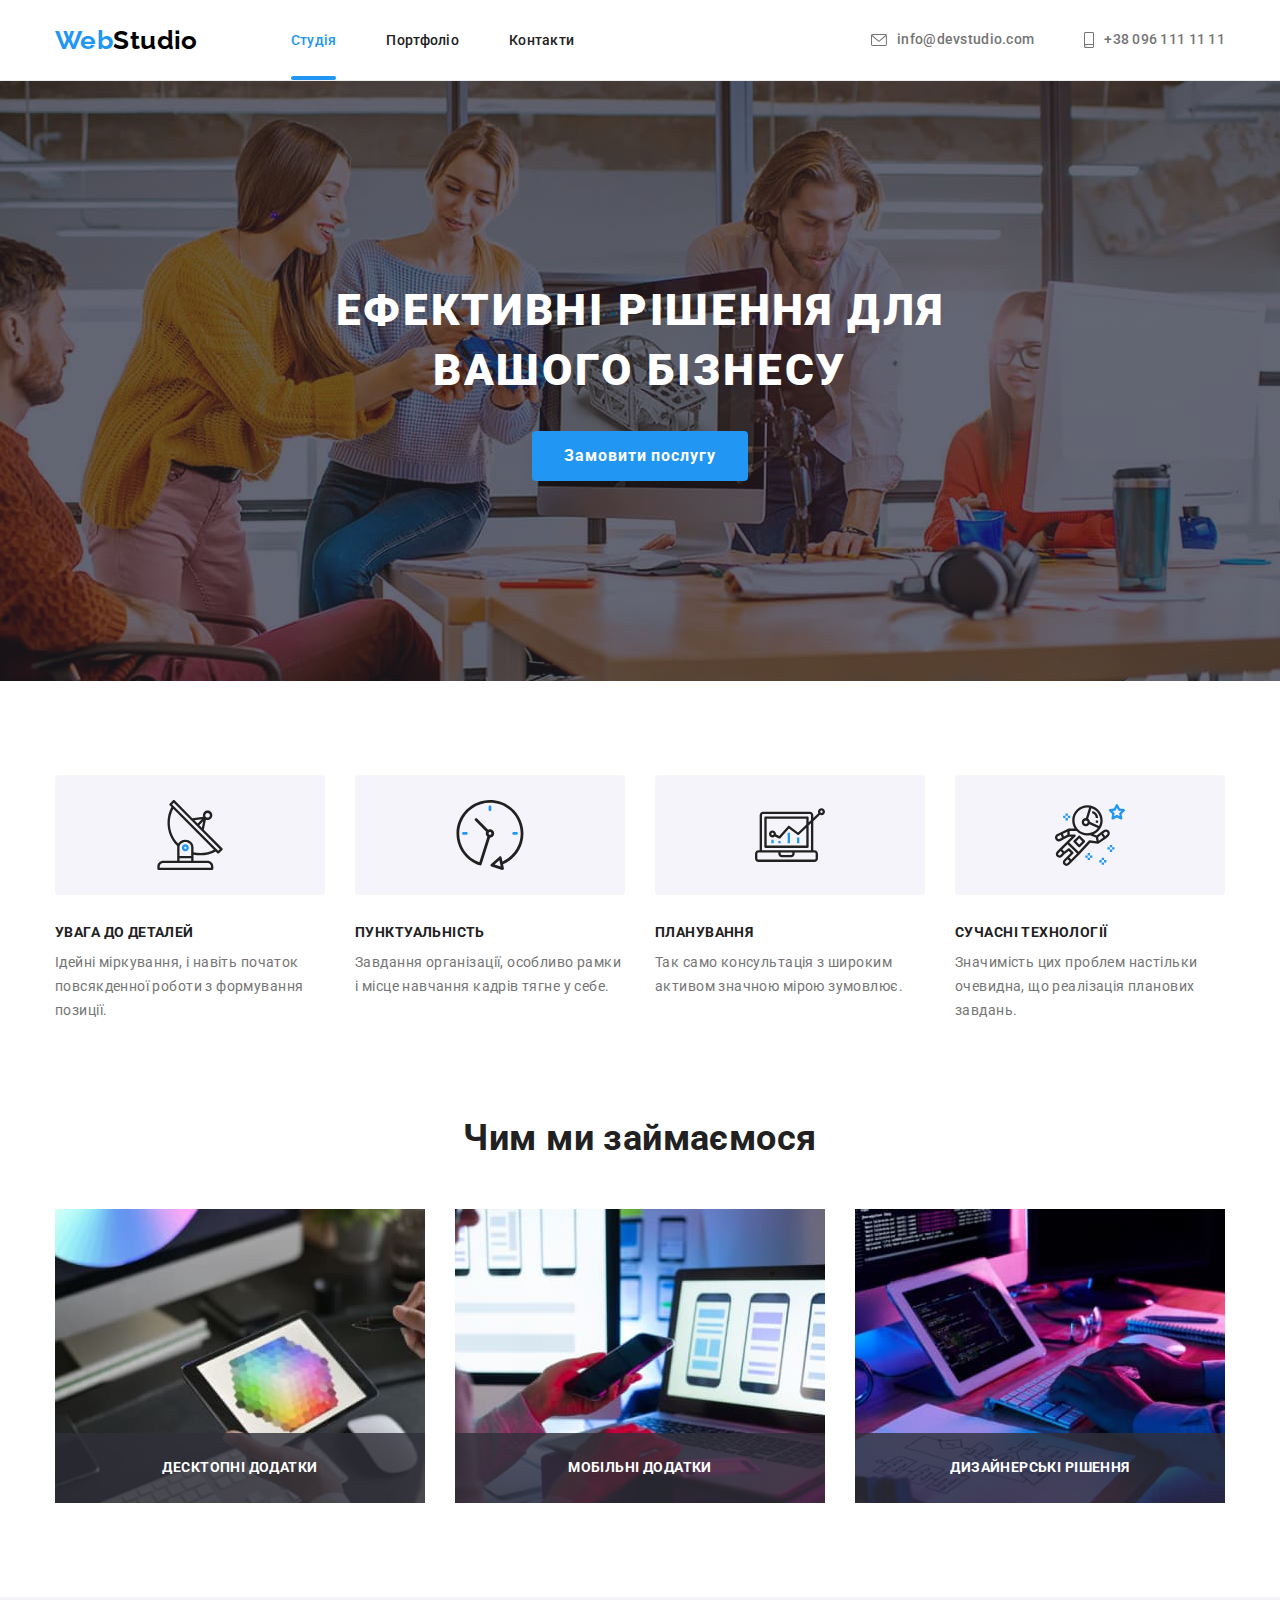
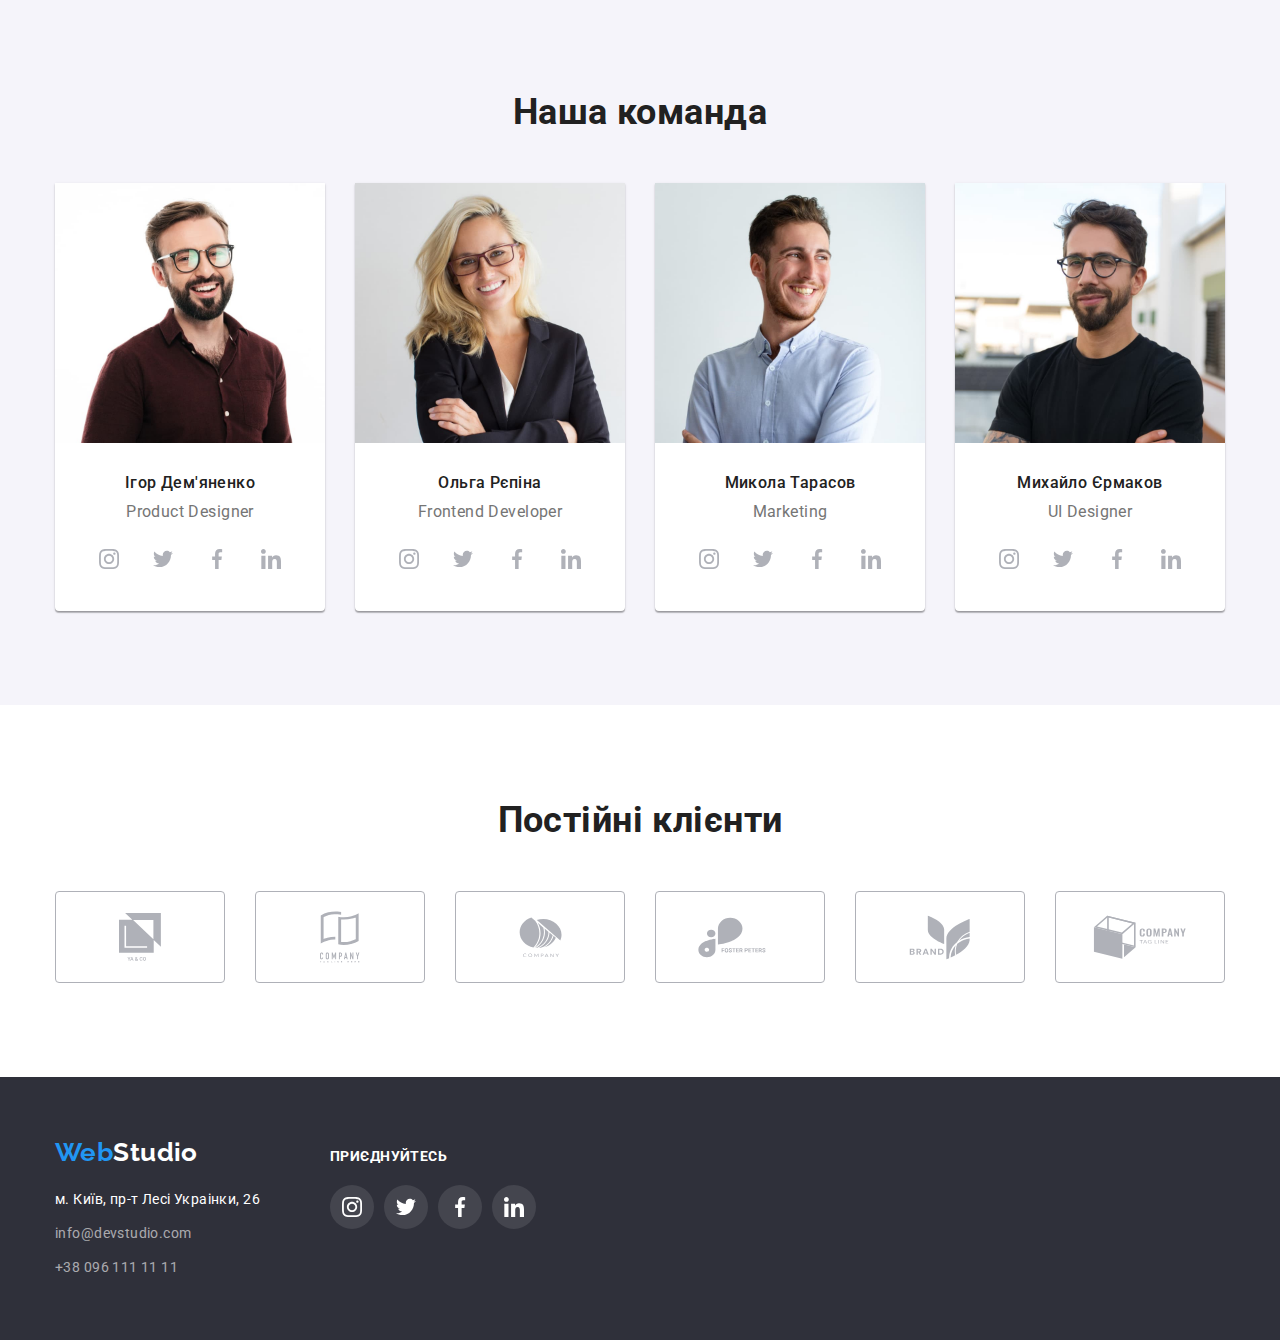
<file: index.html>
<!DOCTYPE html>
<html lang="uk">
  <head>
    <meta charset="UTF-8" />
    <meta http-equiv="X-UA-Compatible" content="IE=edge" />
    <meta name="viewport" content="width=device-width, initial-scale=1.0" />
    <title>Web Studio</title>
    <link rel="preconnect" href="https://fonts.googleapis.com" />
    <link rel="preconnect" href="https://fonts.gstatic.com" crossorigin />
    <link href="https://fonts.googleapis.com/css2?family=Raleway:wght@700&family=Roboto:wght@400;500;700;900&display=swap" rel="stylesheet" />
    <link rel="stylesheet" href="https://cdnjs.cloudflare.com/ajax/libs/modern-normalize/1.1.0/modern-normalize.min.css" />
    <link rel="stylesheet" href="./css/style.css" />
  </head>

  <body>
    <header class="page-header">
      <div class="nav-container container">
        <nav class="nav">
          <a class="logo link" href="./index.html"><span>Web</span>Studio</a>
          <ul class="nav-link list">
            <li class="item"><a class="nav-link-item link current" href="./index.html">Студія</a></li>
            <li class="item"><a class="nav-link-item link" href="./portfolio.html">Портфоліо</a></li>
            <li class="item"><a class="nav-link-item link" href="#">Контакти</a></li>
          </ul>
        </nav>
        <ul class="contact list">
          <li class="item">
            <a class="contact-item link" href="mailto:info@devstudio.com" lang="en">
              <svg class="icon" width="16" height="12">
                <use href="./images/sprite.svg#icon-mail"></use>
              </svg>
              info@devstudio.com</a
            >
          </li>
          <li class="item">
            <a class="contact-item link" href="tel:+380961111111">
              <svg class="icon" width="10" height="16">
                <use href="./images/sprite.svg#icon-smartphone"></use>
              </svg>
              +38 096 111 11 11</a
            >
          </li>
        </ul>
      </div>
    </header>

    <main>
      <section class="hero">
        <div class="container">
          <h1 class="hero-title">Ефективні рішення для вашого бізнесу</h1>
          <button data-modal-open class="btn-servise" type="button">Замовити послугу</button>
        </div>
      </section>
      <section class="advantages">
        <div class="container">
          <h2 class="visually-hidden">Наші переваги</h2>
          <ul class="advantages-list list">
            <li class="item">
              <div class="icon-box">
                <svg class="icon">
                  <use href="./images/sprite.svg#advantages-antenna"></use>
                </svg>
              </div>
              <h3 class="advantages-list-title">Увага до деталей</h3>
              <p>Ідейні міркування, і навіть початок повсякденної роботи з формування позиції.</p>
            </li>
            <li class="item">
              <div class="icon-box">
                <svg class="icon">
                  <use href="./images/sprite.svg#advantages-clock"></use>
                </svg>
              </div>
              <h3 class="advantages-list-title">Пунктуальність</h3>
              <p>Завдання організації, особливо рамки і місце навчання кадрів тягне у себе.</p>
            </li>
            <li class="item">
              <div class="icon-box">
                <svg class="icon">
                  <use href="./images/sprite.svg#advantages-diagram"></use>
                </svg>
              </div>
              <h3 class="advantages-list-title">Планування</h3>
              <p>Так само консультація з широким активом значною мірою зумовлює.</p>
            </li>
            <li class="item">
              <div class="icon-box">
                <svg class="icon">
                  <use href="./images/sprite.svg#advantages-astronaut"></use>
                </svg>
              </div>
              <h3 class="advantages-list-title">Сучасні технології</h3>
              <p>Значимість цих проблем настільки очевидна, що реалізація планових завдань.</p>
            </li>
          </ul>
        </div>
      </section>
      <section class="work">
        <div class="container">
          <h2 class="work-title">Чим ми займаємося</h2>
          <ul class="work-list list">
            <li class="item">
              <img src="./images/devise.jpg" width="370" alt="на планшеті зображена палітра кольорів" />
              <p class="work-text">десктопні додатки</p>
            </li>
            <li class="item">
              <img src="./images/computer.jpg" width="370" alt="людина сидить за кюмп'ютером з телефоном у руках" />
              <p class="work-text">мобільні додатки</p>
            </li>
            <li class="item">
              <img src="./images/keyboard.jpg" width="370" alt="людина набирає на клавіатурі інформацію" />
              <p class="work-text">дизайнерські рішення</p>
            </li>
          </ul>
        </div>
      </section>
      <section class="team">
        <div class="container">
          <h2 class="team-title">Наша команда</h2>
          <ul class="team-list list">
            <li class="team-list-item">
              <img src="./images/igor.jpg" width="270" alt="бородатий чоловік в окулюрах в бардовій сорочці" />
              <div class="team-content">
                <h3 class="team-list-title">Ігор Дем'яненко</h3>
                <p class="team-text" lang="en">Product Designer</p>
                <ul class="social-link list">
                  <li>
                    <a class="link" href="#">
                      <svg class="icon-social" width="20" height="20">
                        <use href="./images/sprite.svg#icon-instagram"></use>
                      </svg>
                    </a>
                  </li>
                  <li>
                    <a class="link" href="#">
                      <svg class="icon-social" width="20" height="20">
                        <use href="./images/sprite.svg#icon-twitter"></use>
                      </svg>
                    </a>
                  </li>
                  <li>
                    <a class="link" href="#">
                      <svg class="icon-social" width="20" height="20">
                        <use href="./images/sprite.svg#icon-facebook"></use>
                      </svg>
                    </a>
                  </li>
                  <li>
                    <a class="link" href="#">
                      <svg class="icon-social" width="20" height="20">
                        <use href="./images/sprite.svg#icon-linkedin"></use>
                      </svg>
                    </a>
                  </li>
                </ul>
              </div>
            </li>
            <li class="team-list-item">
              <img src="./images/olga.jpg" width="270" alt="жінка з білявим волоссям в окулярах" />
              <div class="team-content">
                <h3 class="team-list-title">Ольга Рєпіна</h3>
                <p class="team-text" lang="en">Frontend Developer</p>
                <ul class="social-link list">
                  <li>
                    <a class="link" href="#">
                      <svg class="icon-social" width="20" height="20">
                        <use href="./images/sprite.svg#icon-instagram"></use>
                      </svg>
                    </a>
                  </li>
                  <li>
                    <a class="link" href="#">
                      <svg class="icon-social" width="20" height="20">
                        <use href="./images/sprite.svg#icon-twitter"></use>
                      </svg>
                    </a>
                  </li>
                  <li>
                    <a class="link" href="#">
                      <svg class="icon-social" width="20" height="20">
                        <use href="./images/sprite.svg#icon-facebook"></use>
                      </svg>
                    </a>
                  </li>
                  <li>
                    <a class="link" href="#">
                      <svg class="icon-social" width="20" height="20">
                        <use href="./images/sprite.svg#icon-linkedin"></use>
                      </svg>
                    </a>
                  </li>
                </ul>
              </div>
            </li>
            <li class="team-list-item">
              <img src="./images/nikola.jpg" width="270" alt="молодий хлопець у світлій сорочці" />
              <div class="team-content">
                <h3 class="team-list-title">Микола Тарасов</h3>
                <p class="team-text" lang="en">Marketing</p>
                <ul class="social-link list">
                  <li>
                    <a class="link" href="#">
                      <svg class="icon-social" width="20" height="20">
                        <use href="./images/sprite.svg#icon-instagram"></use>
                      </svg>
                    </a>
                  </li>
                  <li>
                    <a class="link" href="#">
                      <svg class="icon-social" width="20" height="20">
                        <use href="./images/sprite.svg#icon-twitter"></use>
                      </svg>
                    </a>
                  </li>
                  <li>
                    <a class="link" href="#">
                      <svg class="icon-social" width="20" height="20">
                        <use href="./images/sprite.svg#icon-facebook"></use>
                      </svg>
                    </a>
                  </li>
                  <li>
                    <a class="link" href="#">
                      <svg class="icon-social" width="20" height="20">
                        <use href="./images/sprite.svg#icon-linkedin"></use>
                      </svg>
                    </a>
                  </li>
                </ul>
              </div>
            </li>
            <li class="team-list-item">
              <img src="./images/misha.jpg" width="270" alt="бородатий чоловік в окулюрах у чорній футбольці" />
              <div class="team-content">
                <h3 class="team-list-title">Михайло Єрмаков</h3>
                <p class="team-text" lang="en">UI Designer</p>
                <ul class="social-link list">
                  <li>
                    <a class="link" href="#">
                      <svg class="icon-social" width="20" height="20">
                        <use href="./images/sprite.svg#icon-instagram"></use>
                      </svg>
                    </a>
                  </li>
                  <li>
                    <a class="link" href="#">
                      <svg class="icon-social" width="20" height="20">
                        <use href="./images/sprite.svg#icon-twitter"></use>
                      </svg>
                    </a>
                  </li>
                  <li>
                    <a class="link" href="#">
                      <svg class="icon-social" width="20" height="20">
                        <use href="./images/sprite.svg#icon-facebook"></use>
                      </svg>
                    </a>
                  </li>
                  <li>
                    <a class="link" href="#">
                      <svg class="icon-social" width="20" height="20">
                        <use href="./images/sprite.svg#icon-linkedin"></use>
                      </svg>
                    </a>
                  </li>
                </ul>
              </div>
            </li>
          </ul>
        </div>
      </section>
      <section class="clients">
        <div class="container">
          <h2 class="clients-title">Постійні клієнти</h2>
          <ul class="clients-list list">
            <li class="item">
              <a class="link" href="#">
                <svg class="icon-company" width="42" height="48">
                  <use href="./images/sprite.svg#logo-company-1"></use>
                </svg>
              </a>
            </li>
            <li class="item">
              <a class="link" href="#">
                <svg class="icon-company" width="40" height="52">
                  <use href="./images/sprite.svg#logo-company-2"></use>
                </svg>
              </a>
            </li>
            <li class="item">
              <a class="link" href="#">
                <svg class="icon-company" width="43" height="42">
                  <use href="./images/sprite.svg#logo-company-3"></use>
                </svg>
              </a>
            </li>
            <li class="item">
              <a class="link" href="#">
                <svg class="icon-company" width="84" height="41">
                  <use href="./images/sprite.svg#logo-company-4"></use>
                </svg>
              </a>
            </li>
            <li class="item">
              <a class="link" href="#">
                <svg class="icon-company" width="62" height="45">
                  <use href="./images/sprite.svg#logo-company-5"></use>
                </svg>
              </a>
            </li>
            <li class="item">
              <a class="link" href="#">
                <svg class="icon-company" width="94" height="44">
                  <use href="./images/sprite.svg#logo-company-6"></use>
                </svg>
              </a>
            </li>
          </ul>
        </div>
      </section>
    </main>

    <footer class="footer">
      <div class="footer-page container">
        <div class="contact-box">
          <a class="footer-logo link" href="./index.html"><span>Web</span>Studio</a>
          <address>
            <ul class="footer-contact list">
              <li class="item">
                <a class="footer-contact-link link" href="https://goo.gl/maps/CPtrU1FHBa2aNyZL9" target="_blank" rel="noopener noreferrer nofollow">м. Київ, пр-т Лесі Украінки, 26</a>
              </li>
              <li class="item">
                <a class="footer-contact-item link" href="mailto:info@devstudio.com" lang="en">info@devstudio.com</a>
              </li>
              <li class="item">
                <a class="footer-contact-item link" href="tel:+380961111111">+38 096 111 11 11</a>
              </li>
            </ul>
          </address>
        </div>
        <div class="join">
          <p class="join-text">Приєднуйтесь</p>
          <ul class="social-link list">
            <li>
              <a class="link" href="#">
                <svg class="icon-social" width="20" height="20">
                  <use href="./images/sprite.svg#icon-instagram"></use>
                </svg>
              </a>
            </li>
            <li>
              <a class="link" href="#">
                <svg class="icon-social" width="20" height="20">
                  <use href="./images/sprite.svg#icon-twitter"></use>
                </svg>
              </a>
            </li>
            <li>
              <a class="link" href="#">
                <svg class="icon-social" width="20" height="20">
                  <use href="./images/sprite.svg#icon-facebook"></use>
                </svg>
              </a>
            </li>
            <li>
              <a class="link" href="#">
                <svg class="icon-social" width="20" height="20">
                  <use href="./images/sprite.svg#icon-linkedin"></use>
                </svg>
              </a>
            </li>
          </ul>
        </div>
      </div>
    </footer>
    <div class="backdrop is-hidden" data-modal>
      <div class="modal">
        <button class="btn-close" data-modal-close>
          <svg class="icon-close" width="11" height="11">
            <use href="./images/sprite.svg#icon-close"></use>
          </svg>
        </button>
      </div>
    </div>
    <script src="./js/modal.js"></script>
  </body>
</html>
</file>
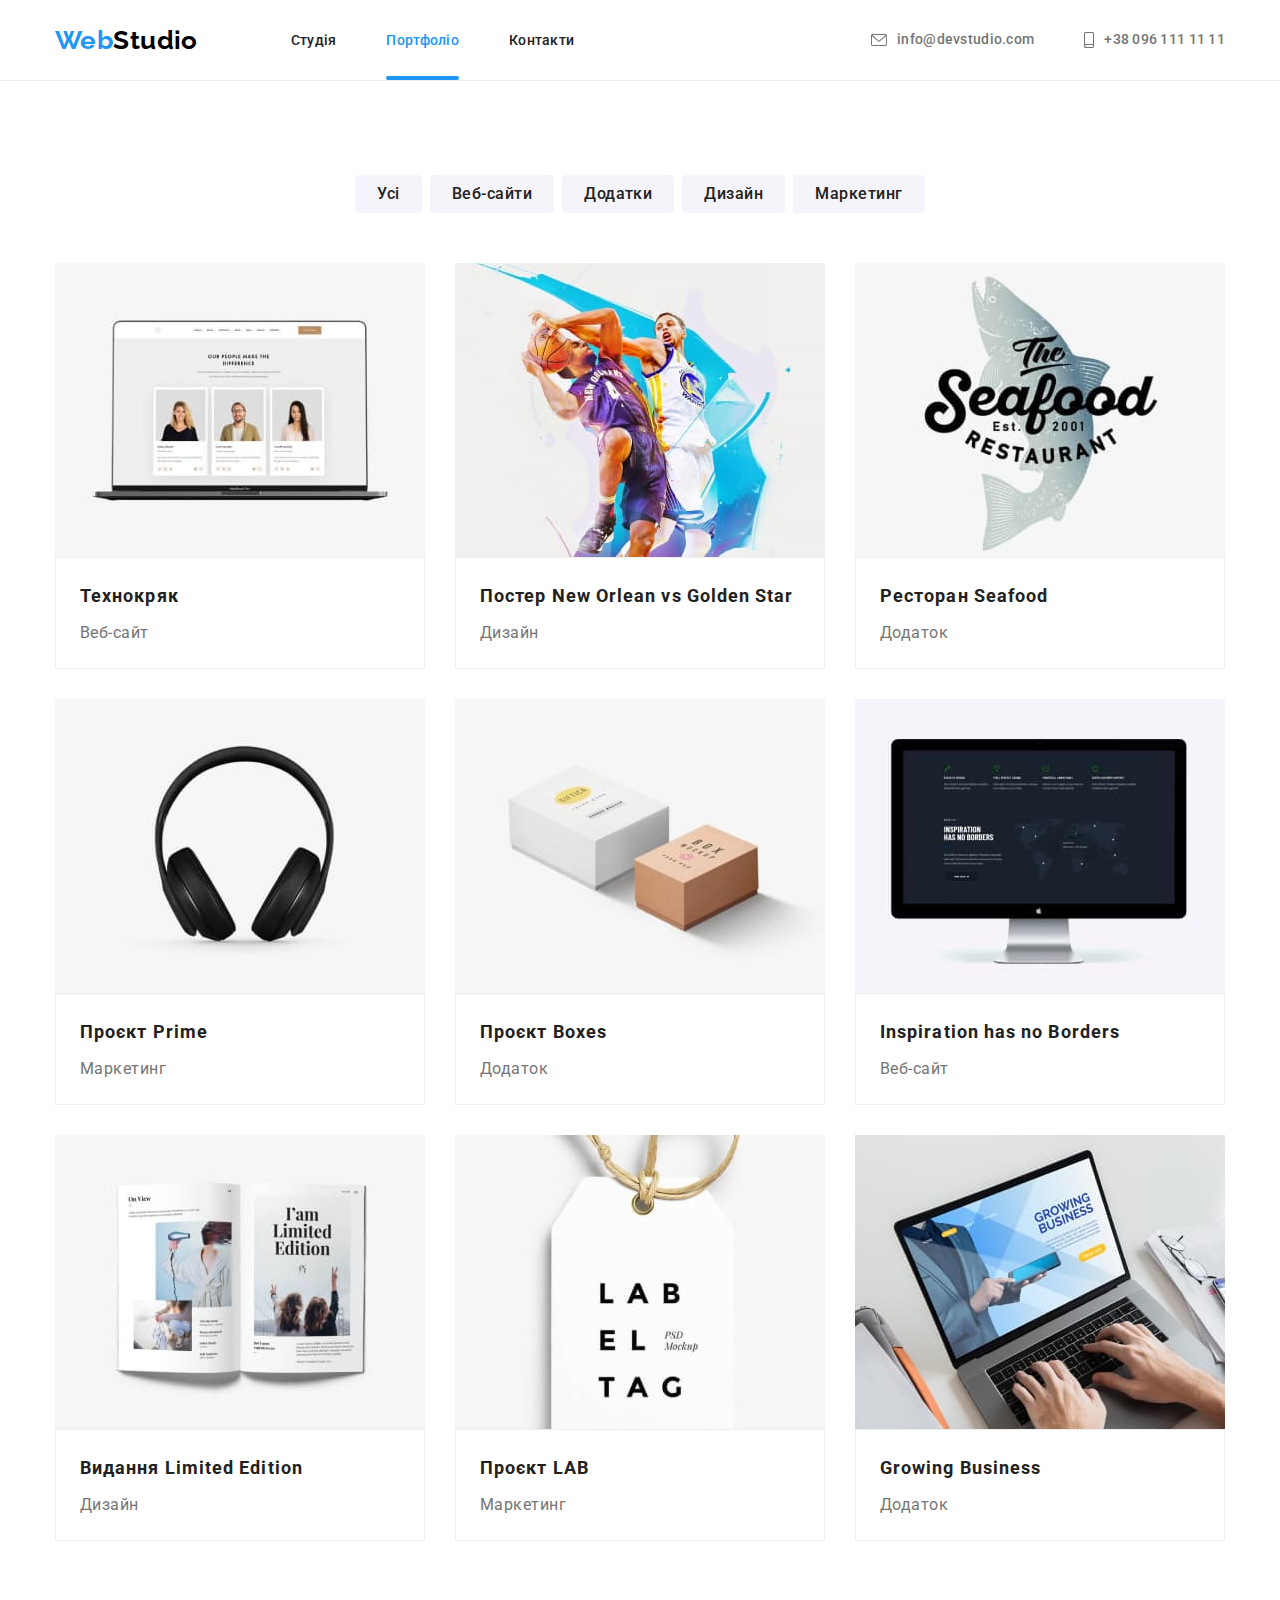
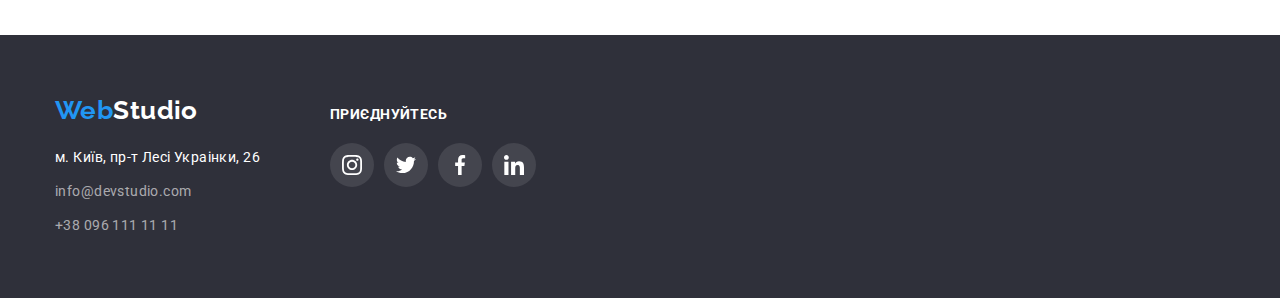
<file: portfolio.html>
<!DOCTYPE html>
<html lang="uk">
  <head>
    <meta charset="UTF-8" />
    <meta http-equiv="X-UA-Compatible" content="IE=edge" />
    <meta name="viewport" content="width=device-width, initial-scale=1.0" />
    <title>Portfolio</title>
    <link rel="preconnect" href="https://fonts.googleapis.com" />
    <link rel="preconnect" href="https://fonts.gstatic.com" crossorigin />
    <link href="https://fonts.googleapis.com/css2?family=Raleway:wght@700&family=Roboto:wght@400;500;700;900&display=swap" rel="stylesheet" />
    <link rel="stylesheet" href="https://cdnjs.cloudflare.com/ajax/libs/modern-normalize/1.1.0/modern-normalize.min.css" />
    <link rel="stylesheet" href="./css/style.css" />
  </head>

  <body>
    <header class="page-header">
      <div class="nav-container container">
        <nav class="nav">
          <a class="logo link" href="./index.html"><span>Web</span>Studio</a>
          <ul class="nav-link list">
            <li class="item"><a class="nav-link-item link" href="./index.html">Студія</a></li>
            <li class="item"><a class="nav-link-item link current" href="./portfolio.html">Портфоліо</a></li>
            <li class="item"><a class="nav-link-item link" href="#">Контакти</a></li>
          </ul>
        </nav>
        <ul class="contact list">
          <li class="item">
            <a class="contact-item link" href="mailto:info@devstudio.com" lang="en">
              <svg class="icon" width="16" height="12">
                <use href="./images/sprite.svg#icon-mail"></use>
              </svg>
              info@devstudio.com</a
            >
          </li>
          <li class="item">
            <a class="contact-item link" href="tel:+380961111111">
              <svg class="icon" width="10" height="16">
                <use href="./images/sprite.svg#icon-smartphone"></use>
              </svg>
              +38 096 111 11 11</a
            >
          </li>
        </ul>
      </div>
    </header>

    <main>
      <section class="filter">
        <div class="container">
          <h1 class="visually-hidden">Фільтр портфоліо</h1>
          <ul class="filter-list list">
            <li class="item"><button class="btn btn-filter" type="button">Усі</button></li>
            <li class="item">
              <button class="btn btn-filter" type="button">Веб-сайти</button>
            </li>
            <li class="item"><button class="btn btn-filter" type="button">Додатки</button></li>
            <li class="item"><button class="btn btn-filter" type="button">Дизайн</button></li>
            <li class="item">
              <button class="btn btn-filter" type="button">Маркетинг</button>
            </li>
          </ul>
          <ul class="cads-list list">
            <li class="item">
              <a class="cads-list-link link" href="#">
                <div class="cads-thumb">
                  <img src="./images/technocryck.jpg" width="370" alt="відкритий ноутбук, на екрані зображені фото картки" />
                  <div class="overley">
                    <p class="overley-text">
                      Ресурс пропонує комплексні пропозиції з різним рівнем функціоналу та сервісів. Все це дозволить відвідувачу отримати вичерпні відомості про компанію чи приватну особу.
                    </p>
                  </div>
                </div>
                <div class="cads-content">
                  <h2 class="cads-title">Технокряк</h2>
                  <p class="cads-text">Веб-сайт</p>
                </div>
              </a>
            </li>
            <li class="item">
              <a class="cads-list-link link" href="#">
                <div class="cads-thumb">
                  <img src="./images/poster.jpg" width="370" alt="два боскетболіста з м'ячем" />
                  <div class="overley">
                    <p class="overley-text">
                      Ресурс пропонує комплексні пропозиції з різним рівнем функціоналу та сервісів. Все це дозволить відвідувачу отримати вичерпні відомості про компанію чи приватну особу.
                    </p>
                  </div>
                </div>
                <div class="cads-content">
                  <h2 class="cads-title">Постер New Orlean vs Golden Star</h2>
                  <p class="cads-text">Дизайн</p>
                </div>
              </a>
            </li>
            <li class="item">
              <a class="cads-list-link link" href="#">
                <div class="cads-thumb">
                  <img src="./images/restoran.jpg" width="370" alt="силует риби - логотип ресторану" />
                  <div class="overley">
                    <p class="overley-text">
                      Ресурс пропонує комплексні пропозиції з різним рівнем функціоналу та сервісів. Все це дозволить відвідувачу отримати вичерпні відомості про компанію чи приватну особу.
                    </p>
                  </div>
                </div>
                <div class="cads-content">
                  <h2 class="cads-title">Ресторан Seafood</h2>
                  <p class="cads-text">Додаток</p>
                </div>
              </a>
            </li>
            <li class="item">
              <a class="cads-list-link link" href="#">
                <div class="cads-thumb">
                  <img src="./images/projectprime.jpg" width="370" alt="чоні навушники" />
                  <div class="overley">
                    <p class="overley-text">
                      Ресурс пропонує комплексні пропозиції з різним рівнем функціоналу та сервісів. Все це дозволить відвідувачу отримати вичерпні відомості про компанію чи приватну особу.
                    </p>
                  </div>
                </div>
                <div class="cads-content">
                  <h2 class="cads-title">Проєкт Prime</h2>
                  <p class="cads-text">Маркетинг</p>
                </div>
              </a>
            </li>
            <li class="item">
              <a class="cads-list-link link" href="#">
                <div class="cads-thumb">
                  <img src="./images/projectbox.jpg" width="370" alt="дві картонні коробочки білого та рожевого кольору" />
                  <div class="overley">
                    <p class="overley-text">
                      Ресурс пропонує комплексні пропозиції з різним рівнем функціоналу та сервісів. Все це дозволить відвідувачу отримати вичерпні відомості про компанію чи приватну особу.
                    </p>
                  </div>
                </div>
                <div class="cads-content">
                  <h2 class="cads-title">Проєкт Boxes</h2>
                  <p class="cads-text">Додаток</p>
                </div>
              </a>
            </li>
            <li class="item">
              <a class="cads-list-link link" href="#">
                <div class="cads-thumb">
                  <img src="./images/inspiration.jpg" width="370" alt="монітор коп'ютера" />
                  <div class="overley">
                    <p class="overley-text">
                      Ресурс пропонує комплексні пропозиції з різним рівнем функціоналу та сервісів. Все це дозволить відвідувачу отримати вичерпні відомості про компанію чи приватну особу.
                    </p>
                  </div>
                </div>
                <div class="cads-content">
                  <h2 class="cads-title">Inspiration has no Borders</h2>
                  <p class="cads-text">Веб-сайт</p>
                </div>
              </a>
            </li>
            <li class="item">
              <a class="cads-list-link link" href="#">
                <div class="cads-thumb">
                  <img src="./images/limitededition.jpg" width="370" alt="розгорнута книжка" />
                  <div class="overley">
                    <p class="overley-text">
                      Ресурс пропонує комплексні пропозиції з різним рівнем функціоналу та сервісів. Все це дозволить відвідувачу отримати вичерпні відомості про компанію чи приватну особу.
                    </p>
                  </div>
                </div>
                <div class="cads-content">
                  <h2 class="cads-title">Видання Limited Edition</h2>
                  <p class="cads-text">Дизайн</p>
                </div>
              </a>
            </li>
            <li class="item">
              <a class="cads-list-link link" href="#">
                <div class="cads-thumb">
                  <img src="./images/projectlab.jpg" width="370" alt="бирка білого кольору з написом" />
                  <div class="overley">
                    <p class="overley-text">
                      Ресурс пропонує комплексні пропозиції з різним рівнем функціоналу та сервісів. Все це дозволить відвідувачу отримати вичерпні відомості про компанію чи приватну особу.
                    </p>
                  </div>
                </div>
                <div class="cads-content">
                  <h2 class="cads-title">Проєкт LAB</h2>
                  <p class="cads-text">Маркетинг</p>
                </div>
              </a>
            </li>
            <li class="item">
              <a class="cads-list-link link" href="#">
                <div class="cads-thumb">
                  <img src="./images/growingbusiness.jpg" width="370" alt="людина працює за ноубуком" />
                  <div class="overley">
                    <p class="overley-text">
                      Ресурс пропонує комплексні пропозиції з різним рівнем функціоналу та сервісів. Все це дозволить відвідувачу отримати вичерпні відомості про компанію чи приватну особу.
                    </p>
                  </div>
                </div>
                <div class="cads-content">
                  <h2 class="cads-title">Growing Business</h2>
                  <p class="cads-text">Додаток</p>
                </div>
              </a>
            </li>
          </ul>
        </div>
      </section>
    </main>

    <footer class="footer">
      <div class="footer-page container">
        <div class="contact-box">
          <a class="footer-logo link" href="./index.html"><span>Web</span>Studio</a>
          <address>
            <ul class="footer-contact list">
              <li class="item">
                <a class="footer-contact-link link" href="https://goo.gl/maps/CPtrU1FHBa2aNyZL9" target="_blank" rel="noopener noreferrer nofollow">м. Київ, пр-т Лесі Украінки, 26</a>
              </li>
              <li class="item">
                <a class="footer-contact-item link" href="mailto:info@devstudio.com" lang="en">info@devstudio.com</a>
              </li>
              <li class="item">
                <a class="footer-contact-item link" href="tel:+380961111111">+38 096 111 11 11</a>
              </li>
            </ul>
          </address>
        </div>
        <div class="join">
          <p class="join-text">Приєднуйтесь</p>
          <ul class="social-link list">
            <li>
              <a class="link" href="#">
                <svg class="icon-social" width="20" height="20">
                  <use href="./images/sprite.svg#icon-instagram"></use>
                </svg>
              </a>
            </li>
            <li>
              <a class="link" href="#">
                <svg class="icon-social" width="20" height="20">
                  <use href="./images/sprite.svg#icon-twitter"></use>
                </svg>
              </a>
            </li>
            <li>
              <a class="link" href="#">
                <svg class="icon-social" width="20" height="20">
                  <use href="./images/sprite.svg#icon-facebook"></use>
                </svg>
              </a>
            </li>
            <li>
              <a class="link" href="#">
                <svg class="icon-social" width="20" height="20">
                  <use href="./images/sprite.svg#icon-linkedin"></use>
                </svg>
              </a>
            </li>
          </ul>
        </div>
      </div>
    </footer>
  </body>
</html>
</file>
<file: css/style.css>
:root {
  --brand-color: #212121;
  --secondary-color: #757575;
  --brand-bg-color: #2f303a;
  --secondary-bg-color: #ffffff;
  --accent-color: #2196f3;
  --footer-contact-item: rgba(255, 255, 255, 0.6);
  --bg-color-btn-filter: #f5f4fa;
  --bg-color-icon-box: #f5f4fa;
  --color-logo: #000000;
  --btn-service-hover: #188ce8;
  --border-cads: 1px solid #eeeeee;
  --icon: #afb1b8;

  --transition-duration: 250ms;
  --transition-timing-function: cubic-bezier(0.4, 0, 0.2, 1);
}

/* ----------common---------- */

body {
  font-family: "Roboto", sans-serif;
  font-size: 14px;
  letter-spacing: 0.03em;
  color: var(--brand-color);
  background-color: var(--secondary-bg-color);
}

h1,
h2,
h3,
h4,
h5,
h6,
p {
  margin: 0;
}

img {
  display: block;
  max-width: 100%;
  height: auto;
}

ul,
ol {
  padding: 0;
  margin: 0;
}

button {
  display: block;
  cursor: pointer;
  border: none;
  border-radius: 4px;
}

/* ----------service---------- */

.link {
  text-decoration: none;
}

.list {
  list-style-type: none;
}

.visually-hidden {
  position: absolute;
  white-space: nowrap;
  width: 1px;
  height: 1px;
  overflow: hidden;
  border: 0;
  padding: 0;
  clip: rect(0 0 0 0);
  clip-path: inset(50%);
  margin: -1px;
}

.container {
  width: 1200px;
  margin: 0 auto;
  padding: 0 15px;
}

/* ----------header---------- */

.page-header {
  background-color: var(--secondary-bg-color);
  border-bottom: 1px solid #ececec;
}

.nav-container {
  display: flex;
  height: 80px;
}

.nav-container .item {
  margin-right: 50px;
}

.nav-container .item:last-child {
  margin-right: 0px;
}

.nav,
.nav-link,
.contact {
  display: flex;
  padding: 0;
  align-items: center;
}

.contact {
  margin-left: auto;
}

.logo {
  display: block;
  margin-right: 93px;

  font-family: "Raleway", sans-serif;
  font-weight: 700;
  font-size: 26px;
  line-height: 1.19;
  color: var(--color-logo);
}

.logo > span {
  color: var(--accent-color);
}

.nav-link-item,
.contact-item {
  padding: 32px 0;
  font-weight: 500;
  line-height: 1.14;
  letter-spacing: 0.02em;
  color: var(--brand-color);

  transition: color var(--transition-duration) var(--transition-timing-function);
}

.contact-item {
  display: flex;
  align-items: center;
  color: var(--secondary-color);
}

.contact-item .icon {
  display: block;
  margin-right: 10px;
  fill: currentColor;
}

.contact-item:hover .icon,
.contact-item:focus .icon {
  fill: currentColor;
}

/* ----------hero---------- */

.hero {
  max-width: 1600px;
  height: 600px;
  padding: 200px 0;
  margin: 0 auto;
  text-align: center;
  background-image: linear-gradient(rgba(47, 48, 58, 0.4), rgba(47, 48, 58, 0.4)), url(../images/hero-bg.jpg);
  background-size: cover;
  background-repeat: no-repeat;
  background-position: center;
}

.hero-title {
  width: 696px;
  margin: auto;
  font-weight: 900;
  font-size: 44px;
  line-height: 1.36;
  text-align: center;
  letter-spacing: 0.06em;
  text-transform: uppercase;
  color: var(--secondary-bg-color);
}

.btn-servise {
  min-width: 216px;
  margin: 30px auto 0;
  padding: 10px 32px;

  font-family: inherit;
  font-weight: 700;
  font-size: 16px;
  line-height: 1.88;
  align-content: center;
  text-align: center;
  letter-spacing: 0.06em;

  color: var(--secondary-bg-color);
  background-color: var(--accent-color);
  border-radius: 4px;
  cursor: pointer;

  transition:  background-color var(--transition-duration) var(--transition-timing-function), box-shadow var(--transition-duration) var(--transition-timing-function);
}

.btn-servise:hover,
.btn-servise:focus {
  background-color: var(--btn-service-hover);
  box-shadow: 0px 4px 4px rgba(0, 0, 0, 0.15);
}

/* ----------advantages---------- */

.advantages {
  padding-top: 94px;
}

.advantages-list {
  display: flex;
  gap: 30px;
}

.advantages-list .item {
  width: calc((100% - 3 * 30px) / 4);
}

.icon-box {
  display: flex;
  justify-content: center;
  align-items: center;
  height: 120px;
  margin-bottom: 30px;
  background-color: var(--bg-color-icon-box);
  border-radius: 4px;
}

.icon-box .icon {
  width: 70px;
  height: 70px;
}

/* .advantages-list .item::before {
  content: "";
  display: block;
  height: 120px;
  margin-bottom: 30px;
  background-image: url(../images/advantages-astronaut.svg);
  background-size: 70 px;
  background-repeat: no-repeat;
  background-position: center;
  background-color: var(--bg-color-btn-filter);
} */

.advantages-list-title {
  margin-bottom: 10px;
  font-weight: 700;
  font-size: 14px;
  line-height: 1.14;
  text-transform: uppercase;
}

.advantages p {
  line-height: 1.71;
  color: var(--secondary-color);
}

/* ----------work---------- */

.work {
  padding-top: 94px;
  padding-bottom: 94px;
}
.work-title {
  margin: 0 auto 50px;
  font-weight: 700;
  font-size: 36px;
  line-height: 1.17;
  text-align: center;
}

.work-list {
  display: flex;
  gap: 30px;
}

.work-list .item {
  position: relative;
  width: calc((100% - 2 * 30px) / 3);
}

.work-text {
  position: absolute;
  bottom: 0;
  width: 100%;
  height: 70px;
  display: flex;
  justify-content: center;
  align-items: center;
  font-weight: 700;
    line-height: 1.14;
    text-transform: uppercase;
  color: var(--secondary-bg-color);
  background: rgba(47, 48, 58, 0.8);
}

/* ----------team---------- */

.team {
  padding: 94px 0;
  background-color: var(--bg-color-btn-filter);
}

.team-title {
  margin: 0 auto 50px;
  font-weight: 700;
  font-size: 36px;
  line-height: 1.17;
  text-align: center;
}

.team-list {
  display: flex;
  gap: 30px;
}

.team-list-item {
  width: calc((100% - 3 * 30px) / 4);
  background-color: var(--secondary-bg-color);
  box-shadow: 0px 1px 3px rgba(0, 0, 0, 0.12), 0px 1px 1px rgba(0, 0, 0, 0.14), 0px 2px 1px rgba(0, 0, 0, 0.2);
  border-radius: 0px 0px 4px 4px;
}

.team-content {
  padding: 30px 0;
}

.team-list-title {
  margin-bottom: 10px;
  text-align: center;
  font-weight: 500;
  font-size: 16px;
  line-height: 1.19;
}

.team-text {
  margin-bottom: 16px;
  text-align: center;
  font-size: 16px;
  line-height: 1.19;
  color: var(--secondary-color);
}

.social-link {
  display: flex;
  justify-content: center;
  gap: 10px;
}

.social-link .link {
  display: flex;
  justify-content: center;
  align-items: center;
  width: 44px;
  height: 44px;
  border-radius: 50%;
  color: var(--icon);

  transition:  background-color var(--transition-duration) var(--transition-timing-function), color var(--transition-duration) var(--transition-timing-function);
}

.icon-social {
  fill: currentColor;
}

.social-link .link:hover,
.social-link .link:focus {
  background-color: var(--accent-color);
  color: var(--secondary-bg-color);
}

/* ----------clients---------- */

.clients {
  padding: 94px 0;
}

.clients-title {
  font-weight: 700;
  font-size: 36px;
  line-height: 1.17;
  text-align: center;
  margin-bottom: 50px;
}

.clients-list {
  display: flex;
  gap: 30px;
}

.clients-list .link {
  display: flex;
  justify-content: center;
  align-items: center;
  width: 170px;
  height: 92px;
  border: 1px solid #afb1b8;
  border-radius: 4px;
  color: var(--icon);

  transition:  color var(--transition-duration) var(--transition-timing-function), border-color var(--transition-duration) var(--transition-timing-function);
}

.clients-list .link:hover,
.clients-list .link:focus {
  color: var(--accent-color);
  border-color: var(--accent-color);
}

.icon-company {
  fill: currentColor;
}

/* ----------filter---------- */

.filter {
  padding: 94px 0;
}

.filter-list {
  display: flex;
  justify-content: center;
  margin-bottom: 50px;
}

.filter-list .item {
  margin-right: 8px;
}

.filter-list .item:last-child {
  margin-right: 0;
}

.btn-filter {
  padding: 6px 22px;
  font-family: inherit;
  font-weight: 500;
  font-size: 16px;
  line-height: 1.62;
  text-align: center;
  letter-spacing: 0.03em;

  color: var(--brand-color);
  background-color: var(--bg-color-btn-filter);
  border-radius: 4px;
  border: none;
  cursor: pointer;

  transition:  box-shadow var(--transition-duration) var(--transition-timing-function), background-color var(--transition-duration) var(--transition-timing-function), color var(--transition-duration) var(--transition-timing-function);
  
}

.btn-filter:hover,
.btn-filter:focus {
  box-shadow: 0px 3px 1px rgba(0, 0, 0, 0.1), 0px 1px 2px rgba(0, 0, 0, 0.08), 0px 2px 2px rgba(0, 0, 0, 0.12);
  background-color: var(--accent-color);
  color: var(--secondary-bg-color);
}

/* ----------cads---------- */

.cads-list {
  display: flex;
  flex-wrap: wrap;
  gap: 30px;
}

.cads-list .item {
  width: calc((100% - 2 * 30px) / 3);
}

.cads-list-link {
  display: block;
  transition:  box-shadow var(--transition-duration) var(--transition-timing-function);
}

.cads-list-link:hover,
.cads-list-link:focus {
  box-shadow: 0px 1px 1px rgba(0, 0, 0, 0.12), 0px 4px 4px rgba(0, 0, 0, 0.06), 1px 4px 6px rgba(0, 0, 0, 0.16);
}

.cads-content {
  padding: 20px 24px;
  border: var(--border-cads);
}
.cads-title {
  margin-bottom: 4px;
  font-weight: 700;
  font-size: 18px;
  line-height: 2;
  letter-spacing: 0.06em;
  color: var(--brand-color);
}

.cads-text {
  font-size: 16px;
  line-height: 1.88;
  letter-spacing: 0.03em;
  color: var(--secondary-color);
}

/* ----------overley for cads---------- */

.cads-thumb {
  position: relative;
  overflow: hidden;
}

.overley {
  position: absolute;
  top: 0;
  left: 0;
  width: 100%;
  height: 100%;
  padding: 63px 24px;
  background: rgba(33, 150, 243, 0.9);
  transform: translatey(100%);
  transition: transform var(--transition-duration) var(--transition-timing-function);
}

.overley-text {
  font-size: 18px;
  line-height: 1.56;
  color: var(--secondary-bg-color);
}

.cads-list-link:hover .overley,
.cads-list-link:focus .overley {
  transform: translatey(0);
}

/* ----------footer---------- */

.footer {
  background-color: var(--brand-bg-color);
  padding: 60px 0;
}

.footer-page {
  display: flex;
  align-items: baseline;
}

.footer-logo {
  display: block;
  margin-bottom: 20px;
  font-family: "Raleway", sans-serif;
  font-weight: 700;
  font-size: 26px;
  line-height: 1.19;
  color: var(--secondary-bg-color);
}

.footer-logo > span {
  color: var(--accent-color);
}

.footer-contact {
  line-height: 1.71;
  font-style: normal;
}

.footer-contact .item:not(:last-child) {
  margin-bottom: 10px;
}

.footer-contact-link {
  line-height: 1.71;
  color: var(--secondary-bg-color);

  transition: color var(--transition-duration) var(--transition-timing-function);
}

.footer-contact-item {
  line-height: 1.71;
  color: var(--footer-contact-item);

  transition: color var(--transition-duration) var(--transition-timing-function);
}

.join {
  margin-left: 70px;
}

.join-text {
  margin-bottom: 20px;
  font-weight: 700;
  font-size: 14px;
  line-height: 1.14;
  text-transform: uppercase;
  color: var(--secondary-bg-color);
}

.join .link {
  color: var(--secondary-bg-color);
  background: rgba(255, 255, 255, 0.1);
}

.join .icon-social {
  fill: currentColor;
}

.join .link:hover,
.join .link:focus {
  background-color: var(--accent-color);
}

/* ----------backdrop---------- */

.backdrop {
  position: fixed;
  top: 0;
  left: 0;
  width: 100%;
  height: 100%;
  background: rgba(0, 0, 0, 0.2);
  opacity: 1;
  transition: opacity var(--transition-duration) var(--transition-timing-function);
}

.backdrop.is-hidden {
  opacity: 0;
  pointer-events: none;
}

/* ----------modal---------- */

.backdrop.is-hidden .modal {
  transform: translate(-50%, -50%) scale(0.8);
}

.modal {
  position: absolute;
  top: 50%;
  left: 50%;
  transform: translate(-50%, -50%) scale(1);

  width: 528px;
  height: 581px;

  background: var(--secondary-bg-color);
  box-shadow: 0px 1px 3px rgba(0, 0, 0, 0.12), 0px 1px 1px rgba(0, 0, 0, 0.14), 0px 2px 1px rgba(0, 0, 0, 0.2);
  border-radius: 4px;

  transition: transform var(--transition-duration) var(--transition-timing-function);
}

.btn-close {
  position: absolute;
  top: 8px;
  right: 8px;
  width: 30px;
  height: 30px;
  border-radius: 50%;
  background: transparent;
  border: 1px solid rgba(0, 0, 0, 0.1);
  transition: border-color var(--transition-duration) var(--transition-timing-function);
}

.btn-close:hover,
.btn-close:focus {
  border-color: var(--accent-color);
}

/* ----------effects---------- */

.nav-link-item:hover,
.nav-link-item:focus,
.contact-item:hover,
.contact-item:focus,
.footer-contact-link:hover,
.footer-contact-link:focus,
.footer-contact-item:hover,
.footer-contact-item:focus {
  color: var(--accent-color);
 }

.current {
  position: relative;
  color: var(--accent-color);
}

.current::after {
  position: absolute;
  bottom: 0;
  content: "";
  display: block;
  width: 100%;
  height: 4px;
  border-radius: 2px;
  background-color: var(--accent-color);
}
</file>
